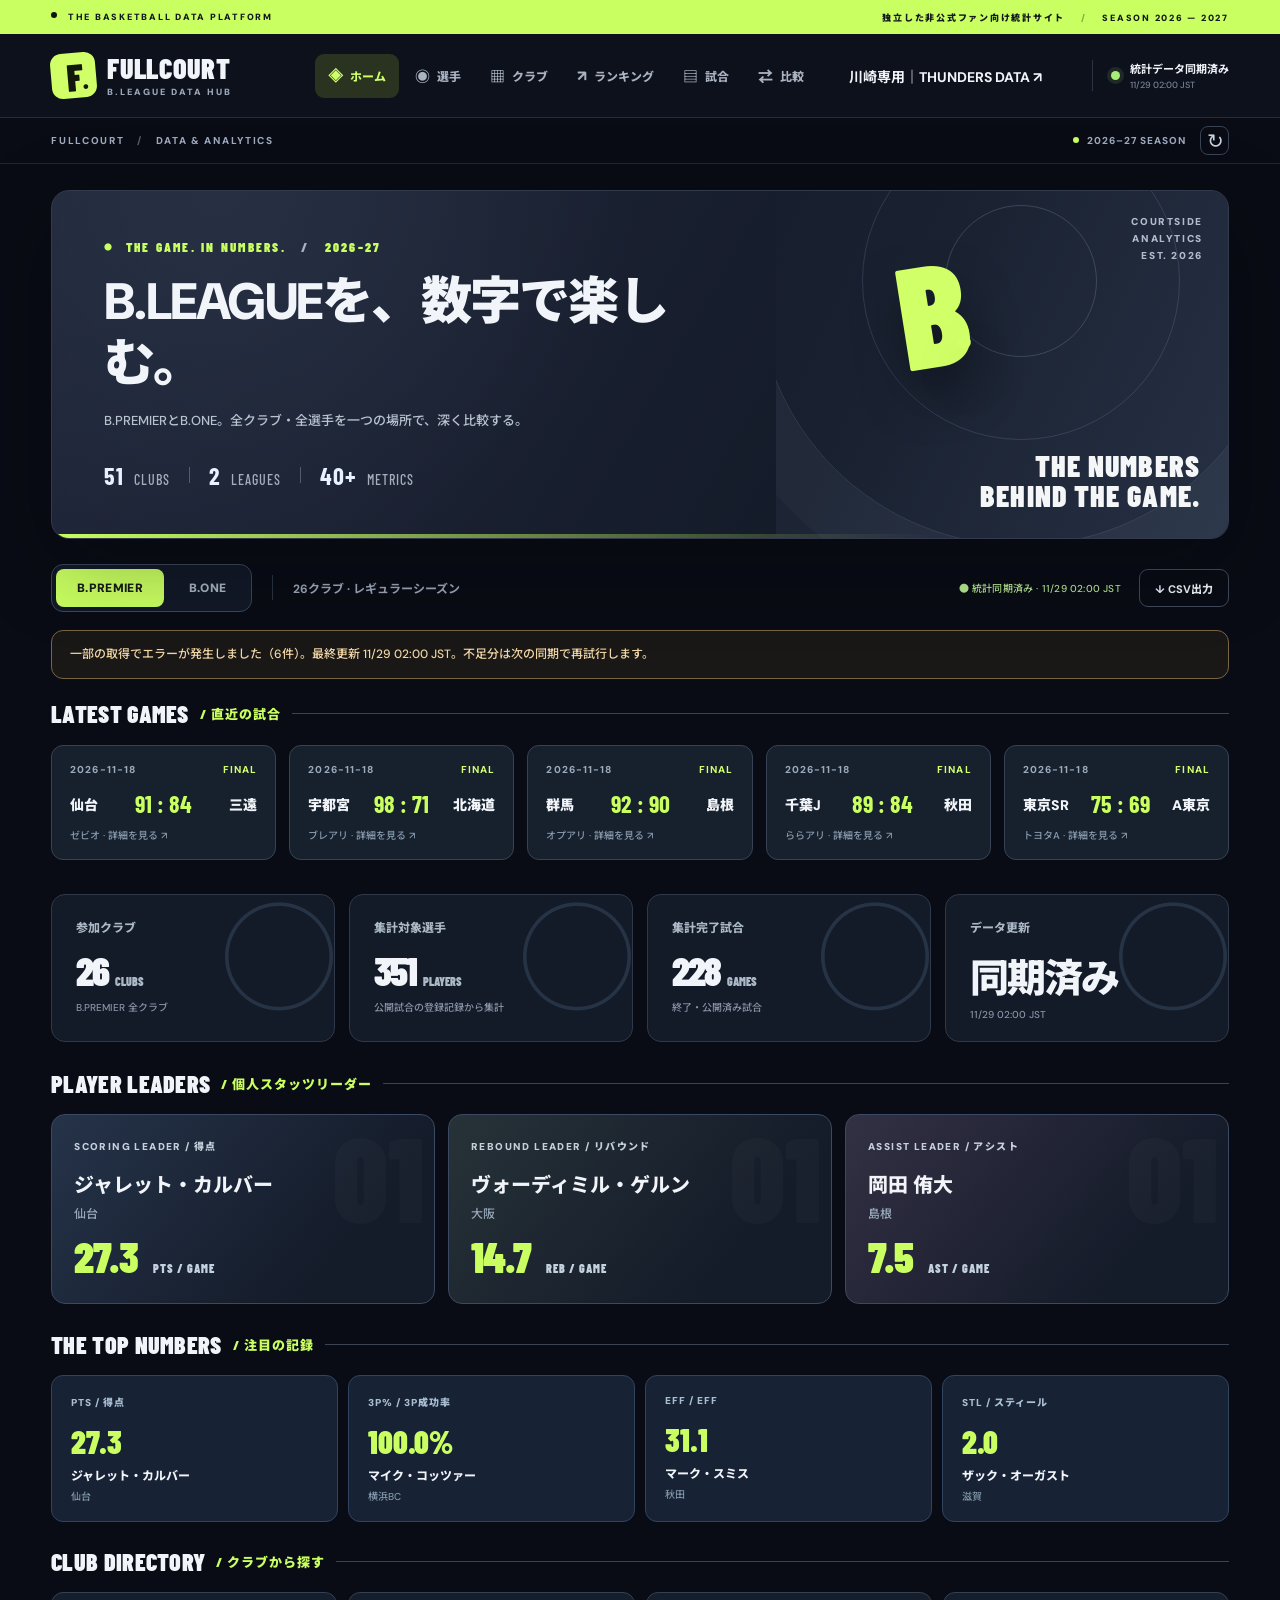
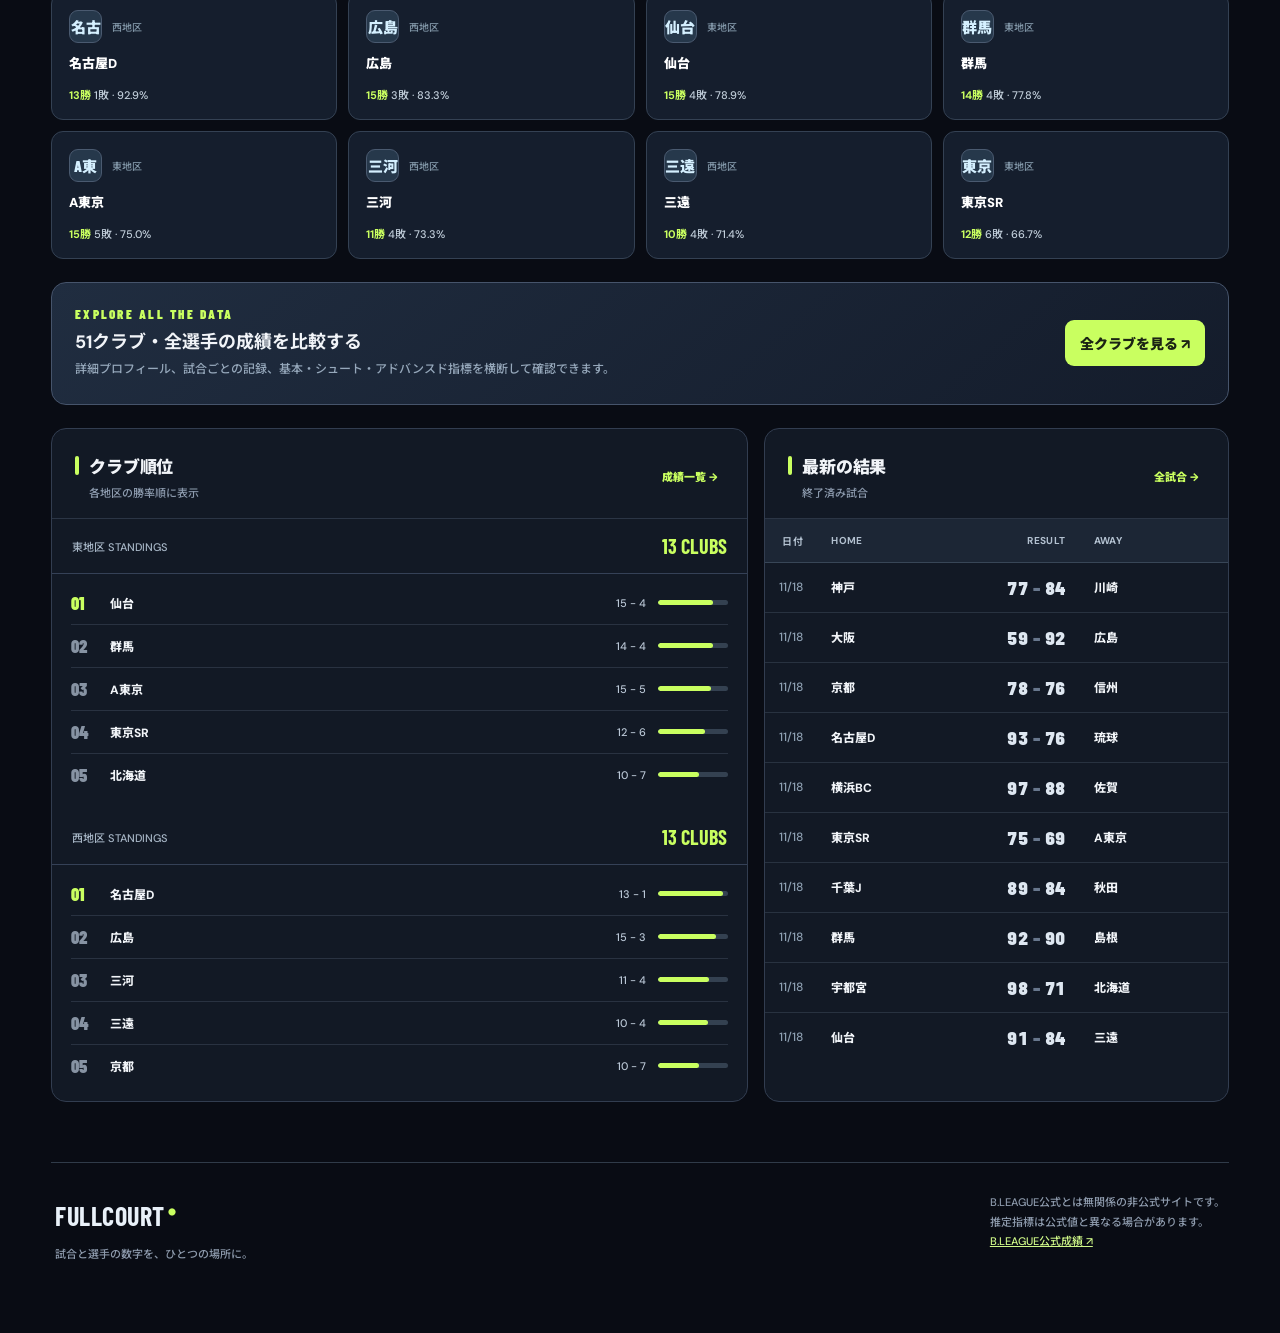
<file: site/index.html>
<!doctype html>
<html lang="ja">
<head>
<meta charset="UTF-8">
<meta name="viewport" content="width=device-width,initial-scale=1">
<meta name="theme-color" content="#0b0e18">
<meta name="description" content="B.PREMIER・B.ONEの51クラブを網羅。選手・クラブ成績、全指標ランキング、ゲームログ、比較をひとつに。">
<title>FULLCOURT DATA | B.LEAGUE Stats & Analytics</title>
<link rel="stylesheet" href="styles.css">
<script defer src="data.js"></script>
<script defer src="app.js"></script>
</head>
<body>
<div class="shell">
  <div class="utility-line"><span><span class="utility-glow"></span> THE BASKETBALL DATA PLATFORM</span><span>独立した非公式ファン向け統計サイト <span class="utility-division">/</span> SEASON 2026 — 2027</span></div>
  <aside class="side" aria-label="サイトナビゲーション">
    <div class="brand" data-view="overview" role="button" tabindex="0" aria-label="ホームに戻る"><div class="brand-mark">F<span>.</span></div><div class="brand-text"><b>FULLCOURT</b><small>B.LEAGUE DATA HUB</small></div></div>
    <nav class="nav" aria-label="メインメニュー">
      <button class="nav-item active" data-view="overview"><span class="nav-icon">◈</span><span>ホーム</span></button>
      <button class="nav-item" data-view="players"><span class="nav-icon">◉</span><span>選手</span></button>
      <button class="nav-item" data-view="teams"><span class="nav-icon">▦</span><span>クラブ</span></button>
      <button class="nav-item" data-view="rankings"><span class="nav-icon">↗</span><span>ランキング</span></button>
      <button class="nav-item" data-view="games"><span class="nav-icon">▤</span><span>試合</span></button>
      <button class="nav-item" data-view="compare"><span class="nav-icon">⇄</span><span>比較</span></button>
    </nav>
    <div style="padding:12px"><a href="kawasaki/" style="color:inherit;text-decoration:none;font-weight:700">川崎専用｜THUNDERS DATA ↗</a></div><div class="side-bottom"><div class="sync-card"><span id="sync-dot" class="sync-dot"></span><div class="sync-words"><b id="sync-title">読み込み中</b><small id="sync-time">確認中</small></div></div></div>
  </aside>
  <main class="main">
    <div class="topbar"><div class="top-left"><button class="mobile-brand" id="mobile-menu" aria-label="メニューを開閉" aria-expanded="false">☰</button><span class="breadcrumb">FULLCOURT <span>/</span> DATA & ANALYTICS</span></div><div class="top-right"><span class="season-chip"><span class="tiny-dot"></span> 2026–27 SEASON</span><button id="reload-btn" class="icon-btn" title="最新データを再読み込み" aria-label="再読み込み">↻</button></div></div>
    <div class="content">
      <div class="header-block"><div class="hero-copy"><div class="eyebrow"><span class="eyebrow-mark">●</span> THE GAME. IN NUMBERS. <span class="slash">/</span> 2026–27</div><h1 id="view-title">リーグダッシュボード</h1><p id="view-description" class="subtitle">B.PREMIERとB.ONE。バスケットボールを、数字からもっと面白く。</p><div class="hero-badges"><span><b>51</b> CLUBS</span><i></i><span><b>2</b> LEAGUES</span><i></i><span><b>40+</b> METRICS</span></div></div><div class="hero-art" aria-hidden="true"><div class="art-rings"></div><div class="art-ball">B<span>·</span></div><div class="art-corner">COURTSIDE<br>ANALYTICS<br>EST. 2026</div><div class="art-script">THE NUMBERS<br>BEHIND THE GAME.</div></div></div>
      <div class="control-strip"><div class="league-switch" role="group" aria-label="対象リーグ"><button id="league-premier" class="active" data-league="premier">B.PREMIER</button><button id="league-one" data-league="one">B.ONE</button></div><span class="vertical-line"></span><span class="control-note" id="league-info">レギュラーシーズン</span><div class="right-meta"><span class="meta-pulse" id="data-state">取得状況を確認中</span><button id="export-btn" class="btn btn-line">↓ CSV出力</button></div></div>
      <div id="notice" class="notice hidden" role="status"></div>
      <section id="overview-view" class="view"></section>
      <section id="players-view" class="view hidden"></section>
      <section id="teams-view" class="view hidden"></section>
      <section id="rankings-view" class="view hidden"></section>
      <section id="games-view" class="view hidden"></section>
      <section id="compare-view" class="view hidden"></section>
      <footer class="footer"><div><strong>FULLCOURT<span>●</span></strong><p>試合と選手の数字を、ひとつの場所に。</p></div><div>B.LEAGUE公式とは無関係の非公式サイトです。<br>推定指標は公式値と異なる場合があります。<br><a href="https://www.bleague.jp/stats/" target="_blank" rel="noopener noreferrer">B.LEAGUE公式成績 ↗</a></div></footer>
    </div>
  </main>
</div>
<div id="overlay" class="overlay hidden" aria-hidden="true"><div class="modal" role="dialog" aria-modal="true" aria-labelledby="modal-title"><div class="modal-top"><div><div class="eyebrow" id="modal-overline">FULLCOURT / PROFILE</div><h2 id="modal-title">詳細成績</h2></div><button class="modal-close" id="modal-close" aria-label="閉じる">×</button></div><div id="modal-content"></div></div></div>
<div id="toast" class="toast" role="status"></div>
</body>
</html>
</file>
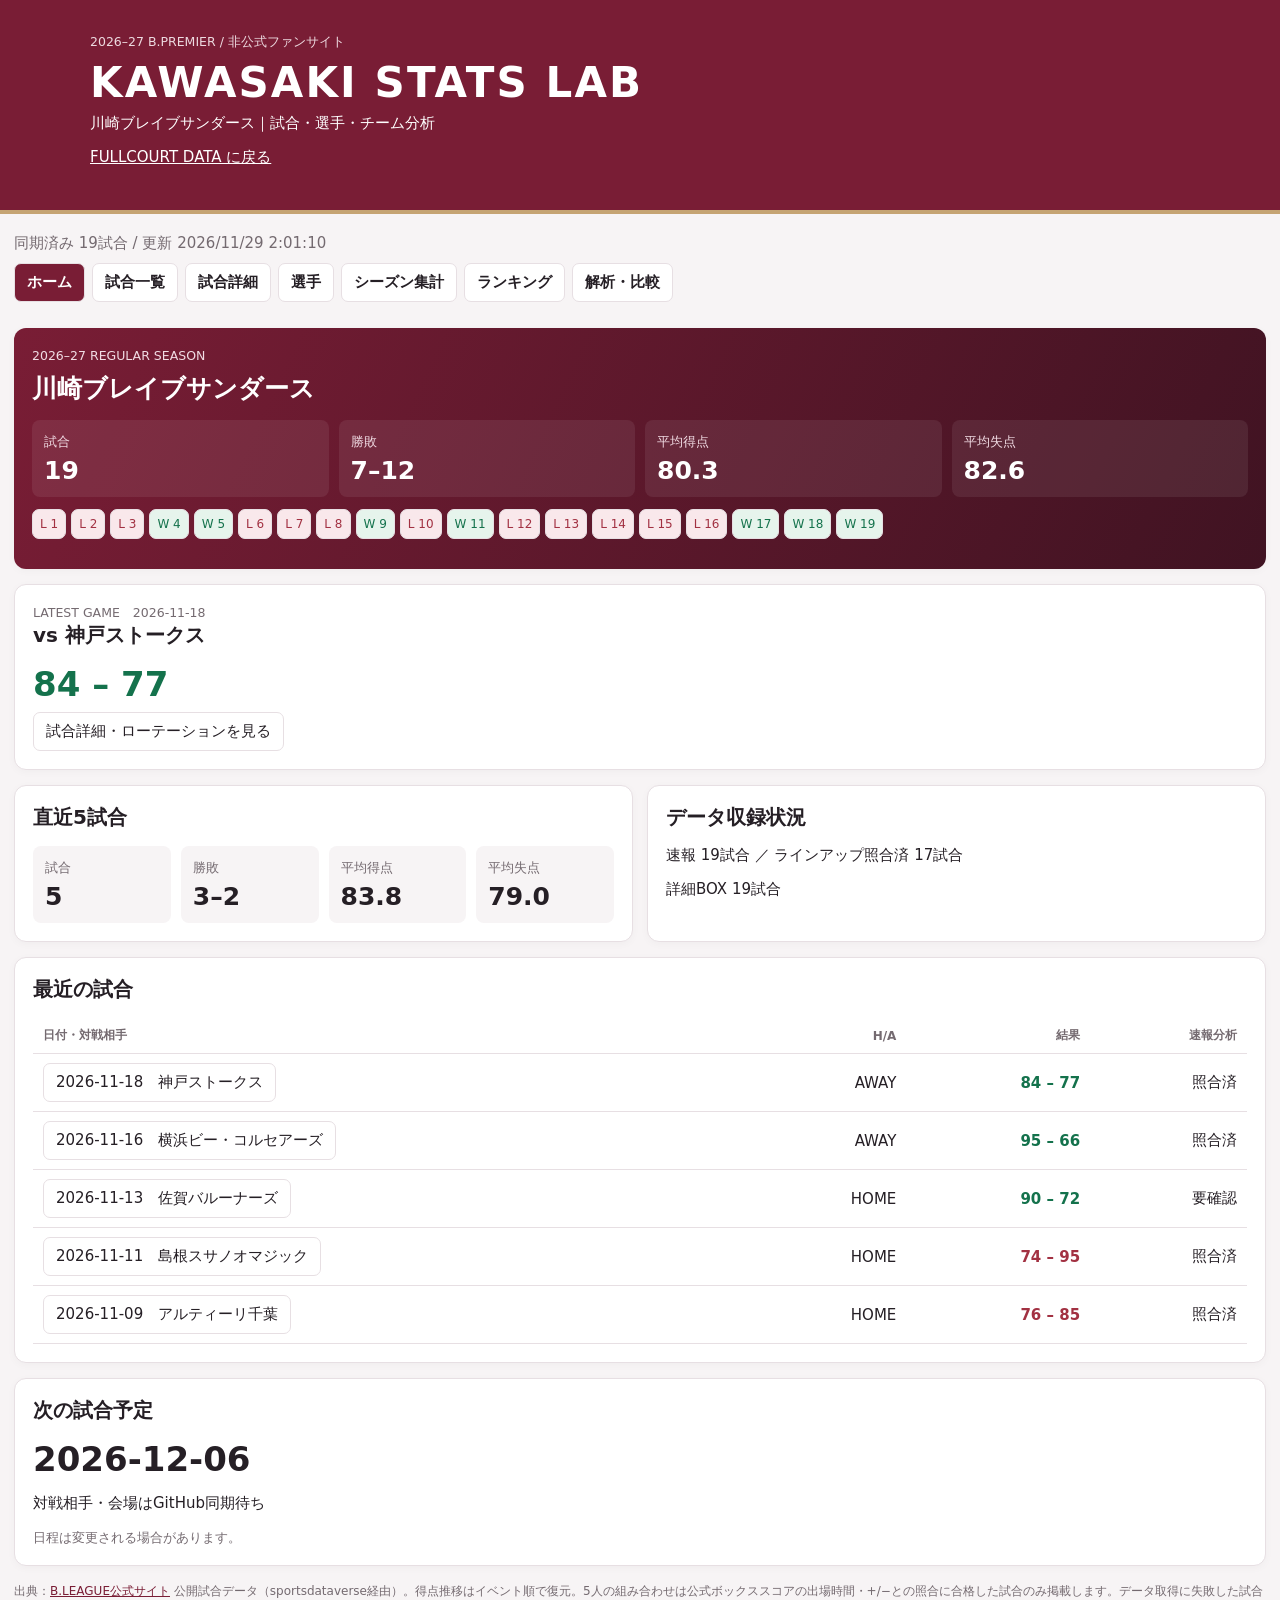
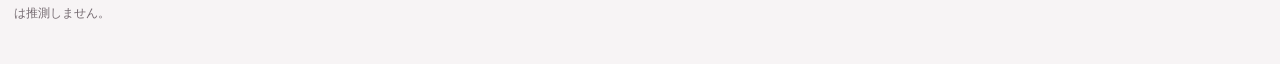
<file: site/kawasaki/index.html>
<!doctype html>
<html lang="ja"><head><meta charset="utf-8"><meta name="viewport" content="width=device-width,initial-scale=1"><title>KAWASAKI STATS LAB | 川崎ブレイブサンダース</title><style>
:root{--wine:#791d35;--gold:#c5a473;--ink:#251f25;--muted:#746a70;--line:#e7dfe3;--bg:#f7f4f5}*{box-sizing:border-box}body{margin:0;font:15px system-ui,sans-serif;color:var(--ink);background:var(--bg)}header{background:var(--wine);color:white;padding:26px max(18px,calc((100% - 1100px)/2));border-bottom:4px solid var(--gold)}header h1{font-size:clamp(25px,5vw,42px);margin:7px 0;letter-spacing:.05em}header a{color:white}small,.muted{color:var(--muted)}header small{color:#eddae0}main{max-width:1100px;margin:auto;padding:20px 14px 40px}h2{font-size:20px;margin:0 0 15px}h3{font-size:16px;margin:18px 0 8px}section{background:white;border:1px solid var(--line);border-radius:12px;padding:18px;margin-bottom:15px}button,select{font:inherit;padding:9px 12px;border:1px solid var(--line);background:white;border-radius:7px;color:inherit}button{cursor:pointer}button.active{background:var(--wine);color:white}nav{display:flex;gap:7px;flex-wrap:wrap;margin-bottom:16px}.stats{display:grid;grid-template-columns:repeat(auto-fit,minmax(110px,1fr));gap:10px}.metric{background:var(--bg);padding:12px;border-radius:8px}.metric b{display:block;font-size:25px;margin-top:5px;font-variant-numeric:tabular-nums}.scroll{overflow:auto}table{border-collapse:collapse;width:100%;white-space:nowrap;font-variant-numeric:tabular-nums}th,td{padding:9px 10px;border-bottom:1px solid var(--line);text-align:right}th{color:var(--muted);font-size:12px}th:first-child,td:first-child{text-align:left}th button{font:inherit;border:0;padding:0;color:inherit}a{color:var(--wine)}.win{color:#14724c}.loss{color:#a23142}.score{font-size:34px;font-weight:750;margin:8px 0}.notice{background:#fff5df;border:1px solid #e6c98c;padding:12px;border-radius:8px;margin:12px 0}.track{height:23px;background:repeating-linear-gradient(to right,#f2edf0 0,#f2edf0 calc(25% - 1px),#ccc calc(25% - 1px),#ccc 25%);position:relative;border-radius:4px;min-width:360px}.track i{position:absolute;height:100%;background:var(--wine);border-radius:2px;opacity:.85}.rot{display:grid;grid-template-columns:130px minmax(360px,1fr) 58px;gap:8px;align-items:center;margin:6px 0;font-size:12px;white-space:nowrap}svg{display:block;width:100%;height:auto}footer{font-size:12px;color:var(--muted);line-height:1.8}.legend{display:flex;gap:20px;font-size:12px}.swatch{display:inline-block;width:12px;height:4px;vertical-align:middle;margin-right:5px}details{margin-top:12px}summary{cursor:pointer}#match{width:100%;max-width:460px}.num{font-variant-numeric:tabular-nums}.subhead{display:flex;justify-content:space-between;align-items:center;flex-wrap:wrap;gap:10px} [hidden]{display:none!important}

header{padding-top:32px;padding-bottom:28px}header h1{font-weight:850}main{max-width:1280px}nav.mainnav{position:sticky;top:0;background:var(--bg);padding:10px 0;z-index:5}nav.mainnav button{font-weight:650}section{box-shadow:0 2px 8px #251f2508}.hero{background:linear-gradient(115deg,#791d35,#401322);color:white;border:0}.hero .metric{background:#ffffff13}.hero small{color:#f1dce4}.hero a{color:white}.formline{display:flex;gap:9px;flex-wrap:wrap;align-items:center;margin:10px 0}.resultstrip{display:flex;gap:5px;flex-wrap:wrap;margin:12px 0}.resultstrip button{font-size:12px;min-width:32px;padding:7px}.resultstrip .win{background:#e6f4ec}.resultstrip .loss{background:#f9e8eb}.scroll th:first-child,.scroll td:first-child{position:sticky;left:0;background:white;z-index:1}.barrow{display:grid;grid-template-columns:125px 1fr 60px;gap:8px;align-items:center;margin:8px 0}.bar{height:12px;background:#eee;border-radius:3px;overflow:hidden}.bar i{display:block;height:100%;background:var(--wine)}.tag{font-size:11px;color:var(--muted)}.split{display:grid;grid-template-columns:1fr 1fr;gap:14px}.split section{min-width:0}.subhead h2{margin:0}.hero .score{font-size:clamp(30px,5vw,52px)}@media(max-width:680px){.split{grid-template-columns:1fr}nav.mainnav{position:static}section{padding:13px}.barrow{grid-template-columns:100px 1fr 46px}}
</style></head><body><header><small>2026–27 B.PREMIER / 非公式ファンサイト</small><h1>KAWASAKI STATS LAB</h1><div>川崎ブレイブサンダース｜試合・選手・チーム分析</div><p><a href="../">FULLCOURT DATA に戻る</a></p></header><main>
<div id="status" class="muted" role="status">公式データの同期状況を確認中…</div><nav class="mainnav"><button data-tab="home" class="active">ホーム</button><button data-tab="games">試合一覧</button><button data-tab="detail">試合詳細</button><button data-tab="players">選手</button><button data-tab="season">シーズン集計</button><button data-tab="rank">ランキング</button><button data-tab="analysis">解析・比較</button></nav><div id="home"></div><div id="players" hidden></div><div id="rank" hidden></div><div id="analysis" hidden></div>
<div id="games" hidden></div><div id="detail" hidden><section><label for="match">試合を選択</label><br><select id="match"></select><div id="matchbody"></div></section></div><div id="season" hidden></div><footer>出典：<a href="https://www.bleague.jp/">B.LEAGUE公式サイト</a> 公開試合データ（sportsdataverse経由）。得点推移はイベント順で復元。5人の組み合わせは公式ボックススコアの出場時間・+/−との照合に合格した試合のみ掲載します。データ取得に失敗した試合は推測しません。</footer></main>
<script src="../data.js"></script><script>
const $=id=>document.getElementById(id),esc=x=>String(x??'').replace(/[&<>"']/g,c=>({'&':'&amp;','<':'&lt;','>':'&gt;','"':'&quot;',"'":'&#39;'}[c])),fmt=s=>Math.floor(s/60)+':'+String(s%60).padStart(2,'0'),pm=n=>n>0?'+'+n:String(n),metric=(label,v)=>'<div class="metric"><small>'+label+'</small><b>'+v+'</b></div>',table=(heads,rows)=>'<div class="scroll"><table><thead><tr>'+heads.map(h=>'<th>'+h+'</th>').join('')+'</tr></thead><tbody>'+rows.map(r=>'<tr>'+r.map(v=>'<td>'+v+'</td>').join('')+'</tr>').join('')+'</tbody></table></div>';
let games=[],upcoming=[],selected='',mode='score';
function tab(id){document.querySelectorAll('[data-tab]').forEach(b=>b.classList.toggle('active',b.dataset.tab===id));for(const x of ['games','detail','season'])$(x).hidden=x!==id;}
document.querySelectorAll('[data-tab]').forEach(b=>b.onclick=()=>tab(b.dataset.tab));
function summary(gs){let w=gs.filter(g=>g.score[0]>g.score[1]).length,n=gs.length;return '<div class="stats">'+metric('試合',n)+metric('勝敗',w+'–'+(n-w))+metric('平均得点',n?(gs.reduce((a,g)=>a+g.score[0],0)/n).toFixed(1):'—')+metric('平均失点',n?(gs.reduce((a,g)=>a+g.score[1],0)/n).toFixed(1):'—')+'</div>'}
function rows(gs){return table(['日付・対戦相手','H/A','結果','速報分析'],gs.map(g=>['<button data-game="'+esc(g.id)+'">'+esc(g.date)+'　'+esc(g.opponent)+'</button>',g.home?'HOME':'AWAY','<b class="'+(g.score[0]>g.score[1]?'win':'loss')+'">'+g.score.join(' – ')+'</b>',g.lineupVerified?'照合済':'要確認']))}
function drawGames(){ $('games').innerHTML='<section><h2>川崎 シーズン成績</h2>'+summary(games)+'</section><section><h2>試合一覧</h2>'+(!games.length?'<p>公式速報の初回同期待ちです。</p>':rows(games))+'</section>';document.querySelectorAll('[data-game]').forEach(b=>b.onclick=()=>{selected=b.dataset.game;$('match').value=selected;detail();tab('detail')})}
function chart(g){let isDiff=mode==='diff',values=g.points.flatMap(p=>isDiff?[p.for-p.against]:[p.for,p.against]),min=isDiff?Math.min(-5,...values):0,max=Math.max(isDiff?5:10,...values),x=t=>46+690*t/g.duration,y=v=>18+220*(max-v)/(max-min);let path=fn=>g.points.map((p,i)=>{if(!i)return 'M'+x(p.t)+' '+y(fn(p));return 'H'+x(p.t)+' V'+y(fn(p))}).join(' ');let lines='';for(let i=0;i<=4;i++){let v=min+(max-min)*i/4;lines+='<line x1="46" x2="736" y1="'+y(v)+'" y2="'+y(v)+'" stroke="#e7dfe3"/><text x="38" y="'+(y(v)+4)+'" text-anchor="end" font-size="11">'+Math.round(v)+'</text>'}for(let t=0;t<=g.duration;t+=300){lines+='<line x1="'+x(t)+'" x2="'+x(t)+'" y1="18" y2="238" stroke="#eee"/><text x="'+x(t)+'" y="255" text-anchor="middle" font-size="10">'+t/60+'</text>'}return '<svg viewBox="0 0 760 266" role="img" aria-label="得点推移">'+lines+'<path d="'+path(p=>isDiff?p.for-p.against:p.for)+'" fill="none" stroke="#791d35" stroke-width="2.8"/>'+(isDiff?'':'<path d="'+path(p=>p.against)+'" fill="none" stroke="#697682" stroke-width="2.5"/>')+'</svg><div class="legend"><span><i class="swatch" style="background:#791d35"></i>'+(isDiff?'川崎の点差':'川崎')+'</span>'+(isDiff?'':'<span><i class="swatch" style="background:#697682"></i>相手</span>')+'</div>'}
function lineupTable(ls,names){return table(['5人の組み合わせ','出場時間','得点','失点','+/−'],ls.slice().sort((a,b)=>b.seconds-a.seconds).map(l=>[l.players.map(p=>esc(names[p]||p)).join(' / '),fmt(l.seconds),l.for,l.against,pm(l.for-l.against)]))}
function detail(){let g=games.find(g=>g.id===selected);if(!g){$('matchbody').innerHTML='<p>同期済み試合はありません。</p>';return}let names=Object.fromEntries(g.players.map(p=>[p.id,'#'+p.no+' '+p.name]));let diff=g.points.map(p=>p.for-p.against),html='<h3>'+esc(g.date)+'　vs '+esc(g.opponent)+'　'+(g.home?'HOME':'AWAY')+'</h3><div class="score">'+g.score.join(' – ')+'</div><a href="'+esc(g.source)+'" target="_blank" rel="noopener">公式テキスト速報 ↗</a><h3>得点推移</h3><nav><button id="scoreMode" class="'+(mode==='score'?'active':'')+'">得点</button><button id="diffMode" class="'+(mode==='diff'?'active':'')+'">点差</button></nav>'+chart(g)+'<div class="stats">'+metric('最大リード',Math.max(0,...diff))+metric('最大ビハインド',Math.min(0,...diff))+'</div>';
if(g.warnings.some(w=>/Clock correction|invalid event clock|Playing event outside/.test(w)))html+='<p class="notice">公式速報に時刻の不整合があるため、得点推移の一部の時刻は参考表示です。最終得点は公式記録と照合済みです。</p>';html+='<h3>ローテーション</h3>';if(g.lineupVerified){html+='<div class="scroll"><div class="rot"><span>選手</span><span>試合開始 → 終了</span><span>時間</span></div>'+g.players.filter(p=>p.boxSeconds>0).sort((a,b)=>b.boxSeconds-a.boxSeconds).map(p=>'<div class="rot"><span>'+esc(names[p.id])+'</span><div class="track">'+g.segments.filter(s=>s.players.includes(p.id)&&s.end>s.start).map(s=>'<i style="left:'+100*s.start/g.duration+'%;width:'+100*(s.end-s.start)/g.duration+'%" title="'+fmt(s.start)+'–'+fmt(s.end)+'"></i>').join('')+'</div><span>'+fmt(p.boxSeconds)+'</span></div>').join('')+'</div><h3>5人のラインアップ</h3>'+lineupTable(g.lineups,names)}else{html+='<div class="notice">交代情報を公式ボックススコアと照合できなかったため、ローテーションとラインアップは非表示です。<details><summary>照合結果</summary>'+g.warnings.map(esc).join('<br>')+'</details></div>'}
html+='<h3>公式ボックススコア（出場時間・+/−）</h3>'+table(['選手','出場時間','+/−'],g.players.filter(p=>p.boxSeconds>0).map(p=>[esc(names[p.id]),fmt(p.boxSeconds),p.boxPlusMinus==null?'—':pm(p.boxPlusMinus)]))+'<details><summary>選手交代ログ（公式イベント）</summary>'+table(['Q','残り時間','選手','交代'],g.changes.map(c=>[c.period,esc(c.clock),esc(names[c.player]||c.player),c.action===86?'IN':c.action===87?'OUT':'→ '+esc(names[c.player2]||c.player2)]))+'</details>';$('matchbody').innerHTML=html;$('scoreMode').onclick=()=>{mode='score';detail()};$('diffMode').onclick=()=>{mode='diff';detail()}}
function season(){let names={},map=new Map(),valid=games.filter(g=>g.lineupVerified);for(const g of valid){for(const p of g.players)names[p.id]='#'+p.no+' '+p.name;for(const l of g.lineups){let k=l.players.join(','),v=map.get(k)||{players:l.players,seconds:0,for:0,against:0};for(const f of ['seconds','for','against'])v[f]+=l[f];map.set(k,v)}}$('season').innerHTML='<section><h2>全試合</h2>'+summary(games)+'<h3>ホーム</h3>'+summary(games.filter(g=>g.home))+'<h3>アウェー</h3>'+summary(games.filter(g=>!g.home))+'</section><section><h2>シーズン ラインアップ集計</h2><p class="muted">公式記録との照合済み：'+valid.length+' / '+games.length+'試合</p>'+(valid.length?lineupTable([...map.values()],names):'<p>照合済みの試合がありません。</p>')+'</section>'}
$('match').onchange=()=>{selected=$('match').value;detail()};
fetch('data.json',{cache:'no-store'}).then(r=>{if(!r.ok)throw Error('未同期');return r.json()}).then(d=>{games=d.games||[];upcoming=Array.isArray(d.upcoming)?d.upcoming:[];$('status').textContent='同期済み '+games.length+'試合 / 更新 '+(d.updated?new Date(d.updated).toLocaleString('ja-JP',{timeZone:'Asia/Tokyo'}):'未実行')+(d.errors?.length?' / 取得エラー '+d.errors.length+'件':'');if(d.errors?.length){let details=document.createElement('details'),s=document.createElement('summary');s.textContent='取得エラー詳細';details.append(s);let p=document.createElement('p');p.textContent=d.errors.join(' | ');details.append(p);$('status').after(details)}$('match').innerHTML=games.map(g=>'<option value="'+esc(g.id)+'">'+esc(g.date)+' vs '+esc(g.opponent)+' '+g.score.join('–')+'</option>').join('');selected=games[0]?.id||'';drawGames();detail();season()}).catch(()=>{$('status').textContent='公式速報データの初回同期が完了していません。';drawGames();detail();season()});
</script>
<script>
const league=window.BLEAGUE_DATA||{}, allGames=Array.isArray(league.games)?league.games:[], leagueTeams=Array.isArray(league.teams)?league.teams:[], leaguePlayers=Array.isArray(league.players)?league.players:[];
const keys={points:'得点',reb:'REB',reb_off:'ORB',reb_def:'DRB',assists:'AST',steals:'STL',blocks:'BLK',turnovers:'TO',fouls:'PF',fg2_made:'2PM',fg2_attempted:'2PA',fg3_made:'3PM',fg3_attempted:'3PA',ft_made:'FTM',ft_attempted:'FTA',efficiency:'EFF',plus_minus:'+/-',second_chance_points:'セカンドチャンス得点',paint_points:'ペイント得点',fast_break_points:'速攻得点',points_off_turnover:'TOからの得点',fgPct:'FG%',p2:'2P%',p3:'3P%',ftPct:'FT%',efg:'eFG%',ts:'TS%',ortg:'ORtg (推定)',drtg:'DRtg (推定)',net:'NetRtg (推定)',orbPct:'ORB%',drbPct:'DRB%',pace:'PACE (推定)',min:'MIN',gp:'出場試合'};
const validNum=v=>typeof v==='number'&&Number.isFinite(v), num=v=>validNum(v)?v.toFixed(1):'—', ratio=(a,b)=>validNum(a)&&validNum(b)&&b>0?a/b:null, pct=(a,b)=>{let r=ratio(a,b);return r===null?null:r*100}, add=(a,b)=>validNum(a)&&validNum(b)?a+b:null;
const ownTeam=t=>String(t||'').includes('川崎'), teamId=(g)=>ownTeam(g.homeName)?g.homeId:g.awayId, oppId=(g)=>ownTeam(g.homeName)?g.awayId:g.homeId, byId=new Map(allGames.map(g=>[String(g.id),g])), kg=allGames.filter(g=>ownTeam(g.homeName)||ownTeam(g.awayName)), leagueK=leagueTeams.find(t=>ownTeam(t.name));
function mval(s,k,div=1){if(!s||!div)return null;const a=s.fg2_made,b=s.fg3_made,c=s.fg2_attempted,d=s.fg3_attempted,fgm=add(a,b),fga=add(c,d),fta=s.ft_attempted;let v;switch(k){case'fgPct':return pct(fgm,fga);case'p2':return pct(a,c);case'p3':return pct(b,d);case'ftPct':return pct(s.ft_made,fta);case'efg':return pct(validNum(fgm)&&validNum(b)?fgm+.5*b:null,fga);case'ts':return pct(s.points,validNum(fga)&&validNum(fta)?2*(fga+.44*fta):null);case'ortg':return pct(s.points,s.team_possessions);case'drtg':return pct(s.opp_points,s.opp_possessions);case'net':{let o=mval(s,'ortg'),d=mval(s,'drtg');return validNum(o)&&validNum(d)?o-d:null}case'orbPct':return pct(s.reb_off,add(s.reb_off,s.opp_reb_def));case'drbPct':return pct(s.reb_def,add(s.reb_def,s.opp_reb_off));case'pace':v=s.pace_possessions;break;default:v=s[k]}return validNum(v)?v/div:null}
function sums(rows){let out={};if(!rows.length)return out;for(const k of new Set(rows.flatMap(r=>Object.keys(r||{}))))if(rows.every(r=>validNum(r?.[k])))out[k]=rows.reduce((a,r)=>a+r[k],0);return out}
function possession(s){let a=add(s.fg2_attempted,s.fg3_attempted);return [a,s.ft_attempted,s.reb_off,s.turnovers].every(validNum)?a+.44*s.ft_attempted-s.reb_off+s.turnovers:null}
function enriched(g,tid){let s={...g.teamStats?.[tid]},other=tid===g.homeId?g.awayId:g.homeId,o=g.teamStats?.[other]||{};s.opp_points=o.points;s.opp_reb_def=o.reb_def;s.opp_reb_off=o.reb_off;s.team_possessions=possession(s);s.opp_possessions=possession(o);let sec=g.players?.filter(p=>p.teamId===tid&&p.played).reduce((a,p)=>a+p.seconds,0);s.pace_possessions=validNum(s.team_possessions)&&validNum(s.opp_possessions)?(s.team_possessions+s.opp_possessions)/2*40/Math.max(40,(sec||12000)/300):null;return s}
const statsKeys=['points','reb','reb_off','reb_def','assists','steals','blocks','turnovers','fgPct','p2','p3','ftPct','efg','ts','second_chance_points','paint_points','fast_break_points','points_off_turnover','ortg','drtg','net','orbPct','drbPct','pace'];
const playerKeys=['points','reb','reb_off','reb_def','assists','steals','blocks','turnovers','fgPct','p2','p3','ftPct','efg','ts','efficiency','plus_minus'];
const noData='<p class="muted">対象データが未同期です。数値は推測して表示しません。</p>';
const openGame=id=>{selected=String(id);$('match').value=selected;detail();tab('detail')};
function bindGames(root){root.querySelectorAll('[data-game]').forEach(b=>b.onclick=()=>openGame(b.dataset.game))}
tab=function(id){document.querySelectorAll('[data-tab]').forEach(b=>b.classList.toggle('active',b.dataset.tab===id));for(const x of ['home','games','detail','players','season','rank','analysis'])$(x).hidden=x!==id;if(id==='rank')rankPage();if(id==='analysis')analysisPage()};
document.querySelectorAll('[data-tab]').forEach(b=>b.onclick=()=>tab(b.dataset.tab));
function homePage(){let last=games[0],chron=games.slice().reverse(),w=games.filter(g=>g.score[0]>g.score[1]).length;$('home').innerHTML='<section class="hero"><small>2026–27 REGULAR SEASON</small><h2 style="font-size:25px;margin-top:8px">川崎ブレイブサンダース</h2>'+summary(games)+'<div class="resultstrip">'+chron.map((g,i)=>'<button data-game="'+esc(g.id)+'" title="'+esc(g.date+' '+g.opponent)+'" class="'+(g.score[0]>g.score[1]?'win':'loss')+'">'+(g.score[0]>g.score[1]?'W':'L')+' '+(i+1)+'</button>').join('')+'</div></section>'+ (last?'<section><small>LATEST GAME　'+esc(last.date)+'</small><h2>vs '+esc(last.opponent)+'</h2><div class="score '+(last.score[0]>last.score[1]?'win':'loss')+'">'+last.score.join(' – ')+'</div><button data-game="'+esc(last.id)+'">試合詳細・ローテーションを見る</button></section>':'')+'<div class="split"><section><h2>直近5試合</h2>'+summary(games.slice(0,5))+'</section><section><h2>データ収録状況</h2><p>速報 '+games.length+'試合 ／ ラインアップ照合済 '+games.filter(g=>g.lineupVerified).length+'試合</p><p>詳細BOX '+kg.length+'試合</p></section></div><section><h2>最近の試合</h2>'+rows(games.slice(0,5))+'</section>';bindGames($('home'))}
const oldDraw=drawGames;drawGames=function(){oldDraw();homePage();playerPage();rankPage();analysisPage()};
function playersAgg(){let map=new Map();for(const g of games)for(const p of g.players||[]){if(!map.has(p.id))map.set(p.id,{id:p.id,name:p.name,no:p.no,gp:0,gs:0,sec:0,pm:[],logs:[],box:[]});let r=map.get(p.id);if(p.boxSeconds>0){r.gp++;r.gs+=p.starter?1:0;r.sec+=p.boxSeconds;r.pm.push(p.boxPlusMinus);r.logs.push({g,p});let b=byId.get(String(g.id))?.players?.find(x=>String(x.id)===String(p.id)&&x.played&&String(x.teamId)===String(teamId(byId.get(String(g.id)))));if(b)r.box.push(b.stats||{})}}return [...map.values()].map(p=>({...p,stats:sums(p.box),pmAvg:p.pm.length&&p.pm.every(validNum)?p.pm.reduce((a,b)=>a+b,0)/p.pm.length:null}))}
let playerSort='points',chosenPlayer='';
function pValue(p,k){if(k==='gp')return p.gp;if(k==='min')return p.gp?p.sec/p.gp/60:null;if(k==='plus_minus')return p.pmAvg;return p.box.length===p.gp?mval(p.stats,k,p.gp):null}
function playerPage(){let ps=playersAgg(),ordered=ps.slice().sort((a,b)=>(pValue(b,playerSort)??-Infinity)-(pValue(a,playerSort)??-Infinity)),cols=['gp','min',...playerKeys];$('players').innerHTML='<section><h2>川崎 選手成績</h2><p class="muted">出場試合平均。成功率は成功・試投の合計から計算。詳細BOXの欠損がある選手の該当指標は —。</p>'+table(['選手',...cols.map(k=>'<button data-ps="'+k+'">'+esc(keys[k]||k)+'</button>')],ordered.map(p=>['<button data-p="'+esc(p.id)+'">#'+esc(p.no)+' '+esc(p.name)+'</button>',...cols.map(k=>num(pValue(p,k)))]))+'</section><div id="playerProfile"></div>';$('players').querySelectorAll('[data-ps]').forEach(b=>b.onclick=()=>{playerSort=b.dataset.ps;playerPage()});$('players').querySelectorAll('[data-p]').forEach(b=>b.onclick=()=>{chosenPlayer=b.dataset.p;profile()});if(chosenPlayer)profile()}
function profile(){let p=playersAgg().find(p=>p.id===chosenPlayer);if(!p)return;$('playerProfile').innerHTML='<section><h2>#'+esc(p.no)+' '+esc(p.name)+'</h2><div class="stats">'+metric('出場',p.gp)+metric('先発',p.gs)+metric('平均MIN',num(pValue(p,'min')))+metric('平均得点',num(pValue(p,'points')))+metric('平均+/−',num(p.pmAvg))+'</div><h3>試合別成績</h3>'+table(['試合','MIN','PTS','REB','AST','+/−'],p.logs.map(({g,p:pp})=>{let b=byId.get(String(g.id))?.players?.find(x=>String(x.id)===String(pp.id)&&String(x.teamId)===String(teamId(byId.get(String(g.id)))));return ['<button data-game="'+esc(g.id)+'">'+esc(g.date+' '+g.opponent)+'</button>',fmt(pp.boxSeconds),num(b?.stats?.points),num(b?.stats?.reb),num(b?.stats?.assists),pp.boxPlusMinus==null?'—':pm(pp.boxPlusMinus)]}))+'</section>';bindGames($('playerProfile'))}
function boxDetail(g){let b=byId.get(String(g.id));if(!b)return '<section><h3>詳細ボックススコア</h3>'+noData+'</section>';let tid=teamId(b),oid=oppId(b),cols=['points','reb','reb_off','reb_def','assists','steals','blocks','turnovers','fouls','efficiency','plus_minus'];let side=(id,name)=>'<h3>'+esc(name)+'</h3>'+table(['選手','MIN','2P','3P','FT',...cols.map(k=>esc(keys[k]))],(b.players||[]).filter(p=>p.teamId===id).map(p=>{let s=p.stats||{},shot=(m,a)=>validNum(s[m])&&validNum(s[a])?s[m]+'/'+s[a]:'—';return [esc('#'+p.no+' '+p.name),p.played?fmt(p.seconds):'DNP',shot('fg2_made','fg2_attempted'),shot('fg3_made','fg3_attempted'),shot('ft_made','ft_attempted'),...cols.map(k=>validNum(s[k])?s[k]:'—')]}));return '<section><h2>チームスタッツ比較</h2>'+table(['指標','川崎','相手'],statsKeys.map(k=>[esc(keys[k]),num(mval(enriched(b,tid),k)),num(mval(enriched(b,oid),k))]))+'</section><section><h2>詳細ボックススコア</h2>'+side(tid,'川崎')+side(oid,g.opponent)+'</section>'}
function qTable(g){if(!g.points?.length)return '';let previous=[0,0],rs=[];for(let t=600,i=1;t<=g.duration;t+=(t>=2400?300:600),i++){let p=g.points.filter(p=>p.t<=t).at(-1);if(!p)continue;let a=[p.for,p.against];rs.push([i<=4?i+'Q':'OT'+(i-4),a[0]-previous[0],a[1]-previous[1],pm(a[0]-previous[0]-a[1]+previous[1])]);previous=a}return '<h3>クォーター別得点（速報時刻による集計）</h3>'+table(['Q','川崎','相手','得失点差'],rs)+'<small>境界時刻のイベントは直前のQに含めるため、公式Q別得点と差が出る場合があります。</small>'}
const oldDetail=detail;detail=function(){oldDetail();let g=games.find(x=>x.id===selected);if(!g)return;$('matchbody').insertAdjacentHTML('beforeend',qTable(g)+boxDetail(g))};
const oldSeason=season;season=function(){oldSeason();let groups=[['全試合',games],['勝利',games.filter(g=>g.score[0]>g.score[1])],['敗戦',games.filter(g=>g.score[0]<g.score[1])],['HOME',games.filter(g=>g.home)],['AWAY',games.filter(g=>!g.home)],['直近5試合',games.slice(0,5)]];let aggregated=groups.map(([name,gs])=>{let data=gs.map(g=>byId.get(String(g.id))).filter(Boolean);return {name,n:gs.length,coverage:data.length,s:sums(data.map(g=>enriched(g,teamId(g))))}});$('season').insertAdjacentHTML('afterbegin','<section><h2>勝敗別・ホーム／アウェー別分析</h2>'+table(['指標',...aggregated.map(x=>esc(x.name)+' ('+x.coverage+'/'+x.n+')')],statsKeys.map(k=>[esc(keys[k]),...aggregated.map(x=>num(mval(x.s,k,x.coverage)))]))+'<p class="muted">各列の括弧内はBOX収録数／試合数。未収録試合は集計対象外。</p></section>');let verified=games.filter(g=>g.lineupVerified),ps=playersAgg();$('season').insertAdjacentHTML('beforeend','<section><h2>選手別 ON/OFF（照合済み試合）</h2>'+table(['選手','ON時間','ON +/-','OFF時間','OFF +/-','ON得失点差/40分','OFF得失点差/40分'],ps.map(p=>{let on=0,off=0,od=0,fd=0;for(let g of verified){if(!g.players.some(x=>x.id===p.id))continue;for(let s of g.segments){let t=s.end-s.start,d=s.for-s.against;if(s.players.includes(p.id)){on+=t;od+=d}else{off+=t;fd+=d}}}return [esc(p.name),fmt(on),pm(od),fmt(off),pm(fd),num(on?od/on*2400:null),num(off?fd/off*2400:null)]}))+'<small>選手がBOXに記録された照合済み試合が対象。因果的な個人評価ではありません。</small></section>')};
let rk='points',rt='team';function rankPage(){let team=rt==='team',opts=team?statsKeys:playerKeys,rs=team?leagueTeams.filter(t=>t.league==='premier'&&t.gp>0).map(t=>({name:t.name,own:ownTeam(t.name),value:mval(t.stats,rk,t.gp)})):leaguePlayers.filter(p=>p.league==='premier'&&p.gp>0).map(p=>({name:p.name+' / '+(leagueTeams.find(t=>t.id===p.teamId)?.name||''),own:ownTeam(leagueTeams.find(t=>t.id===p.teamId)?.name),value:mval(p.stats,rk,p.gp)}));rs=rs.filter(x=>validNum(x.value)).sort((a,b)=>rk==='drtg'||rk==='turnovers'?a.value-b.value:b.value-a.value);$('rank').innerHTML='<section><h2>B.PREMIER ランキング</h2><div class="formline"><select id="rkType"><option value="team">チーム</option><option value="player">選手</option></select><select id="rkMetric">'+opts.map(k=>'<option value="'+k+'">'+esc(keys[k])+'</option>').join('')+'</select></div><p class="muted">リーグデータ収録範囲内の順位。川崎を強調。試合平均・期間合計から算出。</p>'+(rs.length?table(['順位・対象','値'],rs.map((r,i)=>[(i+1)+'　'+(r.own?'<b style="color:#791d35">'+esc(r.name)+'</b>':esc(r.name)),num(r.value)])):noData)+'</section>';$('rkType').value=rt;$('rkMetric').value=rk;$('rkType').onchange=()=>{rt=$('rkType').value;rk='points';rankPage()};$('rkMetric').onchange=()=>{rk=$('rkMetric').value;rankPage()}}
let ax='min',ay='points',opp='',compA='',compB='';function scatter(ps){let vals=ps.map(p=>({name:p.name,x:pValue(p,ax),y:pValue(p,ay)})).filter(v=>validNum(v.x)&&validNum(v.y));if(!vals.length)return noData;let xmin=Math.min(0,...vals.map(v=>v.x)),xmax=Math.max(1,...vals.map(v=>v.x)),ymin=Math.min(0,...vals.map(v=>v.y)),ymax=Math.max(1,...vals.map(v=>v.y));let x=v=>55+560*(v-xmin)/(xmax-xmin),y=v=>240-210*(v-ymin)/(ymax-ymin);let grid='';for(let i=0;i<=4;i++){let a=xmin+(xmax-xmin)*i/4,b=ymin+(ymax-ymin)*i/4;grid+='<line x1="'+x(a)+'" x2="'+x(a)+'" y1="30" y2="240" stroke="#eee"/><text x="'+x(a)+'" y="258" text-anchor="middle" font-size="11">'+num(a)+'</text><line x1="55" x2="615" y1="'+y(b)+'" y2="'+y(b)+'" stroke="#eee"/><text x="48" y="'+(y(b)+4)+'" text-anchor="end" font-size="11">'+num(b)+'</text>'}return '<svg viewBox="0 0 660 290" aria-label="選手散布図">'+grid+vals.map(v=>'<circle cx="'+x(v.x)+'" cy="'+y(v.y)+'" r="5" fill="#791d35"><title>'+esc(v.name)+' '+num(v.x)+' / '+num(v.y)+'</title></circle><text x="'+(x(v.x)+7)+'" y="'+(y(v.y)-7)+'" font-size="10">'+esc(v.name.split(' ')[0].slice(0,12))+'</text>').join('')+'<text x="335" y="280" text-anchor="middle" font-size="12">'+esc(keys[ax])+'</text><text x="55" y="17" font-size="12">'+esc(keys[ay])+'</text></svg>'}
function analysisPage(){let ps=playersAgg().filter(p=>p.gp>0),opts=['min',...playerKeys],option=opts.map(k=>'<option value="'+k+'">'+esc(keys[k])+'</option>').join(''),teams=leagueTeams.filter(t=>t.league==='premier'&&!ownTeam(t.name)&&t.gp>0);if(!compA)compA=ps[0]?.id||'';if(!compB)compB=ps[1]?.id||'';if(!opp)opp=String(teams[0]?.id||'');let a=ps.find(p=>p.id===compA),b=ps.find(p=>p.id===compB),op=teams.find(t=>String(t.id)===opp),popt=ps.map(p=>'<option value="'+esc(p.id)+'">'+esc(p.name)+'</option>').join('');let comp=a&&b?table(['指標',esc(a.name),esc(b.name)],['gp','min',...playerKeys].map(k=>[esc(keys[k]),num(pValue(a,k)),num(pValue(b,k))])):noData;let matchup=leagueK&&op?table(['指標','川崎',esc(op.name)],statsKeys.map(k=>[esc(keys[k]),num(mval(leagueK.stats,k,leagueK.gp)),num(mval(op.stats,k,op.gp))])):noData;$('analysis').innerHTML='<section><h2>選手の自由解析</h2><div class="formline"><label>横軸 <select id="ax">'+option+'</select></label><label>縦軸 <select id="ay">'+option+'</select></label></div>'+scatter(ps)+'</section><section><h2>川崎 選手比較</h2><div class="formline"><select id="compA">'+popt+'</select><select id="compB">'+popt+'</select></div>'+comp+'</section><section><h2>対戦相手との比較</h2><select id="opp">'+teams.map(t=>'<option value="'+esc(t.id)+'">'+esc(t.name)+'</option>').join('')+'</select>'+matchup+'</section>';for(let [id,val,set] of [['ax',ax,v=>ax=v],['ay',ay,v=>ay=v],['compA',compA,v=>compA=v],['compB',compB,v=>compB=v],['opp',opp,v=>opp=v]]){$(id).value=val;$(id).onchange=()=>{set($(id).value);analysisPage()}}}
tab('home');
</script>
<script>
const scheduledDates='2026-12-06 2026-12-12 2026-12-13 2026-12-19 2026-12-20 2026-12-26 2026-12-27 2026-12-30 2027-01-01 2027-01-03 2027-01-22 2027-01-25 2027-01-27 2027-01-30 2027-01-31 2027-02-03 2027-02-05 2027-02-07 2027-02-11 2027-02-15 2027-02-17 2027-03-06 2027-03-07 2027-03-13 2027-03-14 2027-03-17 2027-03-19 2027-03-21 2027-03-24 2027-04-01 2027-04-04 2027-04-06 2027-04-09 2027-04-11 2027-04-13 2027-04-20 2027-04-23 2027-04-25 2027-04-28 2027-04-30 2027-05-02'.split(' ');
function futureList(){let today=new Intl.DateTimeFormat('en-CA',{timeZone:'Asia/Tokyo',year:'numeric',month:'2-digit',day:'2-digit'}).formatToParts(new Date()).filter(p=>p.type!=='literal').reduce((o,p)=>(o[p.type]=p.value,o),{}),date=today.year+'-'+today.month+'-'+today.day;let found=new Map(upcoming.map(g=>[g.date,g]));return [...new Set([...scheduledDates,...found.keys()])].filter(d=>d>=date&&!games.some(g=>g.date===d)).sort().map(d=>found.get(d)||{date:d})}
const previousHome=homePage;homePage=function(){previousHome();let n=futureList()[0];if(n)$('home').insertAdjacentHTML('beforeend','<section><h2>次の試合予定</h2><div class="score">'+esc(n.date)+'</div><p>'+esc(n.opponent?'vs '+n.opponent+(n.home?' / HOME':' / AWAY'):'対戦相手・会場はGitHub同期待ち')+'</p><small>日程は変更される場合があります。</small></section>')};
const previousDraw=drawGames;drawGames=function(){previousDraw();let entries=[...games.map(g=>({...g,done:true})),...futureList()].sort((a,b)=>a.date.localeCompare(b.date));let months=[...new Set(entries.map(g=>g.date.slice(0,7)))];$('games').insertAdjacentHTML('beforeend','<section><h2>試合カレンダー</h2><div class="formline"><label>月 <select id="calendarMonth">'+months.map(m=>'<option>'+esc(m)+'</option>').join('')+'</select></label></div><div id="calendarBody"></div></section>');let select=$('calendarMonth');select.value=games[0]?.date.slice(0,7)||months[0]||'';function cal(){let month=select.value,list=entries.filter(g=>g.date.startsWith(month));$('calendarBody').innerHTML=table(['日付','対戦相手','H/A','結果'],list.map(g=>[g.done?'<button data-game="'+esc(g.id)+'">'+esc(g.date)+'</button>':esc(g.date),esc(g.opponent||'同期待ち'),g.home==null?'—':g.home?'HOME':'AWAY',g.done?g.score.join(' – ')+' '+(g.score[0]>g.score[1]?'W':'L'):'予定']));bindGames($('calendarBody'))}select.onchange=cal;cal()};
const previousDetail=detail;detail=function(){previousDetail();let g=games.find(x=>x.id===selected);if(!g?.points?.length)return;$('matchbody').insertAdjacentHTML('beforeend','<section><h2>得点経過の再生</h2><p id="replayLabel" class="score"></p><input id="replayRange" type="range" min="0" max="'+(g.points.length-1)+'" value="0" style="width:100%" aria-label="得点イベント"><div class="formline"><button id="replayPrev">前の得点</button><button id="replayNext">次の得点</button></div><small>公式速報の得点イベント単位で移動します。全プレーの動画・テキスト再生ではありません。</small></section>');let range=$('replayRange');range.value=0;function r(){let p=g.points[Number(range.value)]||g.points[0];$('replayLabel').textContent=fmt(p.t)+'　川崎 '+p.for+' – '+p.against+' '+g.opponent}range.oninput=r;$('replayPrev').onclick=()=>{range.value=Math.max(0,Number(range.value)-1);r()};$('replayNext').onclick=()=>{range.value=Math.min(g.points.length-1,Number(range.value)+1);r()};r()};
const previousAnalysis=analysisPage;analysisPage=function(){previousAnalysis();let op=leagueTeams.find(t=>String(t.id)===opp),k=leagueK,pg=allGames.filter(g=>g.league==='premier'&&validNum(g.homeScore)&&validNum(g.awayScore));let margins=pg.map(g=>g.homeScore-g.awayScore),avg=margins.length?margins.reduce((a,b)=>a+b,0)/margins.length:0,sd=margins.length?Math.sqrt(margins.reduce((a,b)=>a+(b-avg)**2,0)/margins.length):0;let val=t=>t&&t.gp>=10&&validNum(t.stats?.points)&&validNum(t.stats?.opp_points)?(t.stats.points-t.stats.opp_points)/t.gp:null;let a=val(k),b=val(op),prob=validNum(a)&&validNum(b)&&sd>0&&pg.length>=50?100/(1+Math.exp(-(a-b)/(sd*Math.sqrt(3)/Math.PI))):null;$('analysis').insertAdjacentHTML('beforeend','<section><h2>対戦勝率の参考推定</h2><div class="stats">'+metric('川崎',validNum(prob)?num(prob)+'%':'—')+metric(esc(op?.name||'相手'),validNum(prob)?num(100-prob)+'%':'—')+'</div><p class="muted">上の対戦相手比較で選択したクラブとの中立地想定。両クラブの平均得失点差をリーグの得失点差の標準偏差で尺度化した簡易ロジスティック推定です。各10試合以上・リーグ50試合以上が必要。欠場・会場・直近状態は未考慮で、予測精度の検証は未実施です。</p></section>')};
</script></body></html>
</file>
<file: site/styles.css>
@import url('https://fonts.googleapis.com/css2?family=Barlow+Condensed:wght@400;500;600;700;800;900&family=DM+Sans:wght@400;500;600;700;800&family=Noto+Sans+JP:wght@400;500;600;700;800;900&display=swap');
:root{--bg:#090c14;--surface:#121827;--surface2:#171e2d;--surface3:#1c2535;--line:#2b3344;--line2:#3a4456;--text:#f1f4f8;--dim:#9ba6b7;--faint:#778397;--accent:#c9ff60;--orange:#faad70;--blue:#98bbf9;--radius:17px;--heading:'Barlow Condensed','Noto Sans JP',sans-serif;--font:'DM Sans','Noto Sans JP',sans-serif}
*{box-sizing:border-box}html{scroll-behavior:smooth}body{margin:0;background:var(--bg);color:var(--text);font-family:var(--font);font-size:14px;font-weight:500;-webkit-font-smoothing:antialiased}button,input,select{font:inherit}button{cursor:pointer}a{color:inherit}button:focus-visible,a:focus-visible,input:focus-visible,select:focus-visible{outline:2px solid var(--accent);outline-offset:3px}.hidden{display:none!important}
.shell{width:100%;min-height:100vh}.utility-line{min-height:34px;padding:7px max(4%,calc((100vw - 1460px)/2));background:#c9ff60;color:#14191d;display:flex;justify-content:space-between;align-items:center;gap:16px;font-size:9px;font-weight:900;letter-spacing:1.75px}.utility-glow{display:inline-block;width:6px;height:6px;border-radius:50%;background:#101410;vertical-align:2px;margin-right:7px}.utility-division{margin:0 12px;opacity:.36}.side{height:84px;padding:0 max(4%,calc((100vw - 1460px)/2));display:flex;align-items:center;justify-content:space-between;gap:20px;background:#0d111c;border-bottom:1px solid #242b39;position:relative;z-index:9}.brand{display:flex;align-items:center;gap:11px;cursor:pointer;flex-shrink:0}.brand-mark{width:45px;height:45px;border-radius:11px;background:#d0ff68;color:#12180b;display:flex;align-items:center;justify-content:center;font-family:var(--heading);font-size:38px;letter-spacing:-4px;font-weight:900;transform:rotate(-5deg);line-height:1}.brand-mark span{font-size:25px;transform:translate(3px,5px)}.brand-text{display:flex;flex-direction:column}.brand-text b{letter-spacing:.7px;font-family:var(--heading);font-size:28px;font-weight:900;line-height:1}.brand-text small{font-size:9px;letter-spacing:2px;color:var(--dim);margin-top:4px;font-weight:900}.nav{display:flex;gap:3px;align-items:center;justify-content:center;margin-left:auto}.nav-item{border:0;background:transparent;color:#aab3c1;padding:12px 13px;display:flex;align-items:center;gap:7px;border-radius:9px;font-weight:800;font-size:12px;white-space:nowrap;transition:background .15s,color .15s}.nav-item:hover{background:#202a37;color:white}.nav-item.active{background:#29331f;color:#ceff6c}.nav-icon{font-size:15px;font-weight:900}.side-bottom{margin-left:18px;padding-left:18px;border-left:1px solid var(--line);flex-shrink:0}.sync-card{display:flex;align-items:center;gap:10px}.sync-dot{height:9px;width:9px;border-radius:50%;background:#e1ac79;box-shadow:0 0 0 4px #e1ac7919;flex-shrink:0}.sync-dot.synced{background:#a8ed79;box-shadow:0 0 0 4px #a8ed791d}.sync-words{display:flex;flex-direction:column;gap:3px;min-width:0}.sync-words b{font-size:11px;white-space:nowrap}.sync-words small{font-size:9px;color:var(--faint);white-space:nowrap}
.main{max-width:1600px;margin:auto}.topbar{height:46px;border-bottom:1px solid #1f2631;padding:0 4%;display:flex;align-items:center;justify-content:space-between;color:#9eaabe}.top-left,.top-right{display:flex;align-items:center;gap:14px}.breadcrumb{font-size:10px;letter-spacing:1.7px;font-weight:800}.breadcrumb span{margin:0 9px;color:#526070}.season-chip{font-size:10px;letter-spacing:1px;font-weight:800}.tiny-dot{height:6px;width:6px;background:var(--accent);border-radius:50%;display:inline-block;margin-right:5px;vertical-align:1px}.icon-btn{background:transparent;border:1px solid #384353;color:#c9d2de;border-radius:8px;width:29px;height:29px;font-size:20px;line-height:18px}.icon-btn:hover{color:var(--accent)}.mobile-brand{display:none}.content{padding:26px 4% 34px}.header-block{min-height:278px;border:1px solid #343a4d;border-radius:18px;overflow:hidden;display:grid;grid-template-columns:minmax(0,1.6fr) minmax(280px,1fr);position:relative;background:radial-gradient(circle at 14% 0%,#273043 0%,transparent 40%),linear-gradient(120deg,#20263a 0%,#141b29 68%);box-shadow:0 25px 85px #05070c4d}.header-block::before{content:'';position:absolute;bottom:0;left:0;width:100%;height:4px;background:linear-gradient(90deg,var(--accent),transparent 75%)}.hero-copy{padding:48px 52px;z-index:1}.eyebrow{font-family:var(--heading);font-size:13px;letter-spacing:2.25px;font-weight:900;color:var(--accent);text-transform:uppercase}.eyebrow-mark{font-size:8px;margin-right:6px;vertical-align:2px}.slash{margin:0 10px;color:#a6b3c1}.header-block h1{font-weight:900;font-size:clamp(30px,4vw,53px);line-height:1.22;letter-spacing:-1.75px;margin:16px 0 13px}.subtitle{font-size:13px;color:#b8c3d0;line-height:1.9;margin:0;max-width:680px}.hero-badges{margin-top:27px;display:flex;align-items:center;gap:19px;font-family:var(--heading);font-size:14px;letter-spacing:1px;color:#a5afbc}.hero-badges b{color:#e8f1ff;font-size:24px;margin-right:6px}.hero-badges i{width:1px;height:16px;background:#515d6d}.hero-art{position:relative;overflow:hidden;min-height:270px;background:linear-gradient(115deg,#22304203,#303b51aa)}.art-rings{position:absolute;width:530px;height:530px;border:1px solid #89a8ba30;border-radius:50%;left:-20px;top:-175px;box-shadow:0 0 0 60px #91a9ba0a,0 0 0 135px #afc4e005}.art-rings:before{content:'';position:absolute;inset:105px;border:1px solid #bed6ff24;border-radius:50%}.art-rings:after{content:'';position:absolute;inset:188px;border:1px solid #bed6ff30;border-radius:50%}.art-ball{font-family:var(--heading);font-size:145px;line-height:1;font-weight:900;color:#d1ff67;position:absolute;top:48px;left:27%;transform:rotate(-9deg);letter-spacing:-18px;text-shadow:0 25px 50px #0006}.art-ball span{font-size:70px}.art-corner{position:absolute;right:25px;top:22px;font-size:10px;font-weight:900;letter-spacing:1.6px;color:#b0bcce;line-height:1.7;text-align:right}.art-script{position:absolute;bottom:28px;right:28px;color:#f5f6f7;font-family:var(--heading);font-weight:900;line-height:.97;font-size:30px;letter-spacing:1.1px;text-align:right}.control-strip{display:flex;align-items:center;gap:20px;margin:25px 0 18px;flex-wrap:wrap}.league-switch{display:inline-flex;gap:4px;border:1px solid #3b4757;background:#121927;padding:4px;border-radius:12px}.league-switch button{padding:11px 21px;background:none;border:0;border-radius:8px;color:#a6b2be;font-size:12px;font-weight:900;letter-spacing:.3px}.league-switch button.active{background:var(--accent);color:#171d18}.vertical-line{width:1px;height:25px;background:var(--line)}.control-note{font-size:12px;color:var(--dim);font-weight:700}.right-meta{margin-left:auto;display:flex;align-items:center;gap:18px}.meta-pulse{font-size:10px;letter-spacing:.2px;color:var(--dim)}.btn{padding:10px 15px;background:transparent;color:#ecf1f8;font-size:11px;font-weight:800;border-radius:9px}.btn-line{border:1px solid #3e4a5a}.btn-line:hover{background:#263044}.notice{border:1px solid #786543;border-radius:12px;padding:13px 18px;background:#352c1c60;color:#f1d6a5;font-size:12px;line-height:1.8;margin-bottom:20px}.notice a{color:#eaf3ff;text-decoration:underline}.notice b{font-weight:900}
.view{min-height:380px;animation:enter .18s ease-out}@keyframes enter{from{opacity:.7;transform:translateY(4px)}to{opacity:1;transform:none}}.stats-grid{display:grid;grid-template-columns:repeat(4,minmax(0,1fr));gap:14px;margin-bottom:27px}.stat-card{padding:23px 24px 20px;background:#131a28;border:1px solid #30394a;border-radius:14px;min-height:143px;position:relative;overflow:hidden}.stat-card:after{content:'○';position:absolute;top:-32px;right:-5px;color:#263345;font-size:120px;font-weight:100;pointer-events:none}.stat-label{font-size:12px;color:#abb9c6;font-weight:800}.stat-number{font-size:39px;font-weight:900;letter-spacing:-2px;margin:11px 0 5px;font-family:var(--heading)}.stat-number span{font-size:12px;letter-spacing:0;color:#acb9c7;margin-left:7px}.stat-under{font-size:10px;color:#8793a5}.view-head{margin:28px 0 15px;display:flex;align-items:center;justify-content:space-between;gap:15px}.view-title{font-size:20px;font-weight:900;letter-spacing:-.4px}.view-sub{font-size:11px;color:var(--dim);margin-top:7px}.leader-grid{display:grid;grid-template-columns:repeat(3,minmax(0,1fr));gap:13px;margin-bottom:26px}.leader-card{position:relative;background:linear-gradient(130deg,#253349,#141b29 76%);border:1px solid #3c4962;border-radius:14px;padding:23px 22px;min-height:184px;overflow:hidden}.leader-card:before{content:'01';position:absolute;top:0;right:10px;font-size:120px;line-height:1;font-family:var(--heading);font-weight:900;color:#ffffff06}.leader-card:nth-child(2){background:linear-gradient(130deg,#273238,#141b29 76%)}.leader-card:nth-child(3){background:linear-gradient(130deg,#333044,#141b29 76%)}.rank-label{font-size:10px;letter-spacing:1.4px;color:#c5d0dc;font-weight:900}.leader-name{font-size:20px;font-weight:900;line-height:1.5;margin-top:17px;min-height:28px}.leader-team{color:#98a8ba;font-size:12px;margin:4px 0}.leader-val{font-family:var(--heading);font-size:43px;font-weight:900;line-height:1.1;letter-spacing:-1px;color:var(--accent);margin-top:11px}.leader-val small{font-size:12px;color:#c4d1df;letter-spacing:1px;margin-left:7px}.tag{display:inline-flex;align-items:center;justify-content:center;padding:5px 10px;border:1px solid #435167;border-radius:6px;color:#adc0d0;font-size:10px;font-weight:900;white-space:nowrap}.tag.green{background:#354329;border-color:#668240;color:#d0fe7b}.tag.blue{background:#2a3d56;border-color:#456381;color:#b3d1ff}.small-count{font-size:10px;font-weight:800;color:#899cad;letter-spacing:1px;margin-left:9px}.dashboard-grid{display:grid;grid-template-columns:1.2fr .8fr;gap:16px}.panel{border:1px solid #323d50;background:#121925;border-radius:15px;overflow:hidden;margin-bottom:18px}.panel-head{padding:24px 23px 18px;display:flex;align-items:center;justify-content:space-between;gap:15px;border-bottom:1px solid #2b3545}.panel-title{font-size:17px;font-weight:900;letter-spacing:-.2px;display:flex;align-items:center;gap:10px}.section-bar{height:19px;width:4px;background:var(--accent);border-radius:3px}.panel-sub{font-size:11px;color:#8c9aad;margin:6px 0 0 14px}.small-action{font-size:11px;border:0;background:transparent;color:var(--accent);font-weight:900;white-space:nowrap}.small-action:hover{text-decoration:underline}.mini-standings{padding:8px 19px 14px}.mini-standings-row{display:flex;align-items:center;gap:12px;border-bottom:1px solid #293241;padding:10px 0;font-size:12px}.mini-standings-row:last-child{border-bottom:0}.place-num{font-family:var(--heading);font-size:18px;color:#8793a3;font-weight:900;min-width:27px}.place-num.first{color:var(--accent)}.team-name{flex:1;min-width:0;font-weight:800}.wl{font-size:11px;white-space:nowrap;color:#bac7d6}.winbar{width:70px;height:5px;background:#344151;border-radius:4px;overflow:hidden}.winbar span{height:100%;display:block;background:var(--accent);border-radius:4px}.entity-link{background:none;border:0;padding:0;color:var(--text);text-align:left;font-weight:800;cursor:pointer}.entity-link:hover{color:var(--accent);text-decoration:underline;text-decoration-thickness:1px;text-underline-offset:3px}.entity-sub{font-size:10px;color:#8d9cac;margin-top:4px;font-weight:500}.filter-bar{display:flex;align-items:end;gap:13px;flex-wrap:wrap;margin:17px 0}.field{display:flex;flex-direction:column;gap:7px;min-width:125px}.field.search{flex:1 1 240px}.field.wide{min-width:190px}.field label{font-size:10px;letter-spacing:1.1px;color:#8c9bad;font-weight:900}.field input,.field select,.compare-slot select{min-height:41px;padding:0 12px;border-radius:8px;background:#182133;color:#e9f1f8;border:1px solid #38465b;outline:0;max-width:100%}.field input:focus,.field select:focus,.compare-slot select:focus{border-color:var(--accent)}.field input::placeholder{color:#71829a}.tabs{display:flex;gap:7px;flex-wrap:wrap;padding:15px 17px;border-bottom:1px solid #2c3544}.tabs button{padding:9px 14px;background:#1b2534;border:1px solid #364255;border-radius:7px;color:#a8b9ca;font-weight:900;font-size:11px}.tabs button.active{background:#d1ff73;color:#172016;border-color:#d1ff73}.tabs button:hover:not(.active){background:#2e3c4c;color:#fff}.table-wrap,.detail-overflow{overflow-x:auto;width:100%}.data-table{width:100%;border-collapse:collapse;text-align:right;white-space:nowrap;font-size:12px}.data-table th{background:#1c2635;color:#b3c1d0;text-transform:uppercase;font-size:10px;letter-spacing:.4px;padding:14px 14px;border-bottom:1px solid #384657}.data-table th.sortable{cursor:pointer}.data-table th.sortable:hover{color:var(--accent)}.data-table td{padding:13px 14px;border-bottom:1px solid #283240;color:#dee7f1;font-variant-numeric:tabular-nums}.data-table tr:hover td{background:#1b2635}.data-table tr:last-child td{border:0}.data-table .left{text-align:left}.data-table th.left{min-width:176px}.highlight-num{color:var(--accent)!important;font-weight:900}.rank-pill{background:#2d3948;border-radius:5px;padding:3px 6px;color:#9dadbb;font-weight:900}.rank-pill.top{background:#364828;color:#d1fc83}.game-date{color:#8ea0b2!important}.game-result{font-weight:900;font-family:var(--heading);font-size:19px;letter-spacing:.5px}.game-result span{color:#68778d}.table-caption{padding:16px 20px;color:#8494a7;line-height:1.9;font-size:10px;border-top:1px solid #2e3846}.empty{display:flex;min-height:208px;align-items:center;justify-content:center;text-align:center;color:#bbc7d3;padding:22px}.empty-symbol{color:#91a7b8;font-size:35px;margin-bottom:7px}.empty strong{font-size:13px}.empty p{color:#8996a8;font-size:11px;line-height:1.8}.result-w{color:var(--accent)!important;font-weight:900}.result-l{color:#ffb79b!important;font-weight:900}.compare-controls{display:grid;grid-template-columns:1fr 1fr;gap:20px;padding:20px}.compare-slot{display:flex;flex-direction:column;gap:9px}.compare-slot label{color:#a6bac9;font-size:10px;font-weight:900;letter-spacing:1px}.compare-head{text-align:center;font-size:24px;font-weight:900;padding:24px 12px;border-top:1px solid #303b4b}.compare-metric{display:grid;grid-template-columns:1fr 1.4fr 1fr;gap:10px;text-align:center;padding:12px 6px;border-bottom:1px solid #283444;align-items:center}.compare-metric .left,.compare-metric .right{font-size:18px;font-weight:900}.compare-metric .center{font-size:11px;color:#bbc7d4}.better{color:var(--accent)}
.footer{border-top:1px solid #303b49;margin-top:42px;padding:30px 4px;display:flex;justify-content:space-between;gap:20px;color:#8d9aac;font-size:11px;line-height:1.8}.footer strong{font-family:var(--heading);font-size:26px;letter-spacing:.5px;color:#e9f1f9}.footer strong span{color:var(--accent);font-size:8px;vertical-align:11px;margin-left:3px}.footer p{margin:5px 0}.footer a{color:#d0f989}.overlay{position:fixed;inset:0;background:#030609c9;display:flex;justify-content:center;align-items:center;z-index:100;padding:18px}.modal{width:min(1010px,100%);max-height:min(91vh,1100px);overflow:auto;border:1px solid #5a6980;background:#141b29;border-radius:16px;box-shadow:0 28px 80px #0009}.modal-top{position:sticky;top:0;z-index:2;background:#172131;display:flex;align-items:center;justify-content:space-between;padding:22px 27px;border-bottom:1px solid #3b4658}.modal-top h2{font-size:26px;margin:5px 0 0}.modal-close{border:1px solid #536071;background:#243146;color:#f2f7fa;font-size:28px;line-height:1;width:39px;height:39px;border-radius:10px}.modal-close:hover{background:#485c77}.detail-info{padding:20px 24px;display:flex;align-items:center;justify-content:space-between;gap:10px;font-size:12px;color:#abb9c9}.detail-data{padding:6px 23px 30px}.detail-heading{font-size:15px;font-weight:900;margin:18px 0 14px;border-left:4px solid var(--accent);padding-left:10px}.detail-metrics{display:grid;grid-template-columns:repeat(4,minmax(0,1fr));gap:10px}.detail-metric{padding:15px 17px;background:#1f2a3b;border:1px solid #354357;border-radius:10px;display:flex;flex-direction:column;gap:8px}.detail-metric span{font-size:10px;color:#9fafc1}.detail-metric b{font-family:var(--heading);font-size:26px;color:#f3f8fb;font-weight:800}.toast{pointer-events:none;position:fixed;bottom:24px;right:24px;background:#cafa73;color:#182014;padding:13px 17px;border-radius:10px;font-weight:900;box-shadow:0 10px 30px #0008;opacity:0;transform:translateY(10px);transition:all .2s;z-index:200}.toast.show{opacity:1;transform:none}
/* Editorial discovery sections */
.featured-bar{display:flex;gap:13px;overflow-x:auto;margin:0 0 26px;padding:1px 0 8px;scrollbar-width:thin}.featured-game{min-width:208px;flex:1 0 208px;border:1px solid #374354;background:#17202d;border-radius:12px;padding:17px 18px}.featured-game .date{font-size:10px;letter-spacing:1.1px;color:#9babbc;font-weight:800}.featured-game .score{display:flex;align-items:center;justify-content:space-between;gap:9px;margin-top:13px;font-weight:900}.featured-game .score b{font-family:var(--heading);font-size:24px;color:var(--accent)}.featured-game .score small{font-size:10px;color:#6f8395}.featured-game .bottomline{color:#8799ac;font-size:10px;margin-top:9px}.editorial-label{display:flex;align-items:center;gap:11px;font-family:var(--heading);font-size:24px;letter-spacing:.3px;font-weight:900;margin:9px 0 16px}.editorial-label .count{color:var(--accent);font-size:13px;letter-spacing:1px}.editorial-label::after{content:'';height:1px;background:#394351;flex:1}.club-grid{display:grid;grid-template-columns:repeat(4,minmax(0,1fr));gap:11px;margin-bottom:23px}.club-tile{border:1px solid #344153;padding:17px;border-radius:12px;background:#151e2d;display:flex;flex-direction:column;gap:12px;text-align:left;color:#fff;min-height:100px}.club-tile:hover{border-color:#c9ff60;background:#1e2c35}.club-tile-top{display:flex;justify-content:space-between;align-items:center;gap:10px}.club-emblem{height:33px;width:33px;background:#26384b;border:1px solid #4a5a70;border-radius:9px;display:grid;place-items:center;font-family:var(--heading);font-size:15px;color:#d5f0ff;font-weight:900}.club-tile .mini-meta{font-size:10px;color:#8297a8}.club-tile b{font-weight:900;font-size:13px;line-height:1.45}.club-tile .team-line{font-size:11px;color:#c2cfdb}.club-tile .team-line strong{color:var(--accent)}.action-card{border:1px solid #46546b;border-radius:15px;background:linear-gradient(140deg,#202d40,#141c2b);padding:23px;display:flex;gap:18px;justify-content:space-between;align-items:center;margin:0 0 23px}.action-card h3{font-size:18px;margin:5px 0}.action-card p{margin:0;color:#96a8bb;font-size:12px;line-height:1.8}.action-card button{border:0;background:var(--accent);color:#1b2414;border-radius:9px;padding:13px 15px;font-weight:900;white-space:nowrap}.stats-spotlight{display:grid;grid-template-columns:repeat(4,1fr);gap:10px;margin-bottom:25px}.spotlight-box{background:#172235;border:1px solid #30445e;border-radius:12px;padding:18px 19px;min-width:0}.spotlight-box .overline{color:#a9bed2;font-size:10px;font-weight:900;letter-spacing:1px}.spotlight-box .big{font-family:var(--heading);font-size:32px;font-weight:900;color:var(--accent);margin-top:13px}.spotlight-box .who{font-weight:800;font-size:12px;white-space:nowrap;overflow:hidden;text-overflow:ellipsis;margin-top:6px}.spotlight-box .from{font-size:10px;color:#8296a9;margin-top:4px}.detail-compare-hint{font-size:11px;line-height:1.9;color:#9caab8;background:#1e2838;border:1px solid #3d4a61;border-radius:9px;padding:11px 15px;margin:14px 0}.detail-game-graph{display:flex;gap:7px;align-items:end;height:115px;padding:8px;border:1px solid #37465a;border-radius:9px;background:#182132}.detail-game-graph .gbar{flex:1;min-width:0;background:linear-gradient(#d4ff79,#8eaf4b);border-radius:3px 3px 0 0;position:relative;min-height:3px}.detail-game-graph .gbar:hover{background:#f7c99c}.gbar span{display:none;position:absolute;bottom:100%;left:50%;transform:translateX(-50%);white-space:nowrap;background:#080e16;color:#fff;font-size:10px;padding:4px 7px;border-radius:4px}.gbar:hover span{display:block}.standings-lead{display:flex;justify-content:space-between;align-items:center;padding:15px 20px;border-bottom:1px solid #354157;color:#a6b5c5;font-size:11px}.standings-lead b{color:var(--accent);font-family:var(--heading);font-size:20px}
@media(min-width:1450px){.content,.topbar{padding-left:6%;padding-right:6%}}@media(max-width:1160px){.side{padding:0 3%}.side-bottom{display:none}.nav-item{padding:10px}.content{padding:20px 3%}.header-block{grid-template-columns:1.5fr 1fr}.hero-copy{padding:39px}.stats-grid{grid-template-columns:repeat(4,1fr)}.club-grid{grid-template-columns:repeat(3,1fr)}}
@media(max-width:780px){.utility-line{font-size:8px;padding:8px 15px}.utility-line>span:last-child{display:none}.side{height:63px;padding:0 16px}.brand-mark{width:37px;height:37px;font-size:32px}.brand-text b{font-size:25px}.brand-text small{font-size:8px}.nav{display:none;position:absolute;z-index:20;top:63px;left:0;right:0;background:#121b29;border:1px solid #334458;box-shadow:0 18px 36px #0009;padding:15px;flex-direction:column;align-items:stretch}.side.mobile-open .nav{display:flex}.nav-item{padding:14px 17px}.mobile-brand{display:inline-flex;background:none;border:0;color:#cad6e0;font-size:18px;padding:3px}.topbar{padding:0 17px}.content{padding:16px 15px 24px}.header-block{display:block;min-height:0}.hero-copy{padding:28px 24px 32px}.header-block h1{font-size:32px;letter-spacing:-1px}.hero-art{display:none}.hero-badges{gap:13px;margin-top:20px}.hero-badges b{font-size:20px}.control-strip{margin:17px 0;gap:10px}.right-meta{width:100%;justify-content:space-between;margin-left:0}.stats-grid{grid-template-columns:repeat(2,1fr);gap:9px}.stat-card{padding:17px;min-height:121px}.stat-number{font-size:31px}.leader-grid{grid-template-columns:1fr;gap:9px}.leader-card{min-height:137px;padding:19px 21px}.leader-name{margin-top:8px}.leader-val{font-size:34px;margin-top:6px}.dashboard-grid{grid-template-columns:1fr}.club-grid{grid-template-columns:repeat(2,minmax(0,1fr))}.stats-spotlight{grid-template-columns:repeat(2,1fr)}.detail-metrics{grid-template-columns:repeat(2,minmax(0,1fr))}.panel-head{padding:18px}.mini-standings{padding:8px 13px}.footer{font-size:10px}.breadcrumb{font-size:9px;letter-spacing:.8px}.season-chip{font-size:9px}.field.search,.field.wide{flex:1 1 46%;min-width:120px}.field{flex:1 1 42%;min-width:105px}.modal{max-height:94vh}.modal-top{padding:17px 19px}.detail-data{padding:6px 15px 22px}.detail-info{padding:15px;flex-wrap:wrap}.action-card{align-items:flex-start;flex-direction:column}}
@media(max-width:400px){.control-strip .vertical-line{display:none}.control-note{font-size:10px}.stats-grid{gap:8px}.stat-label{font-size:11px}.club-grid{grid-template-columns:1fr 1fr}.club-tile{padding:13px}.breadcrumb{display:none}.eyebrow{font-size:11px}.hero-badges{font-size:10px}.hero-badges b{font-size:18px}}
</file>
